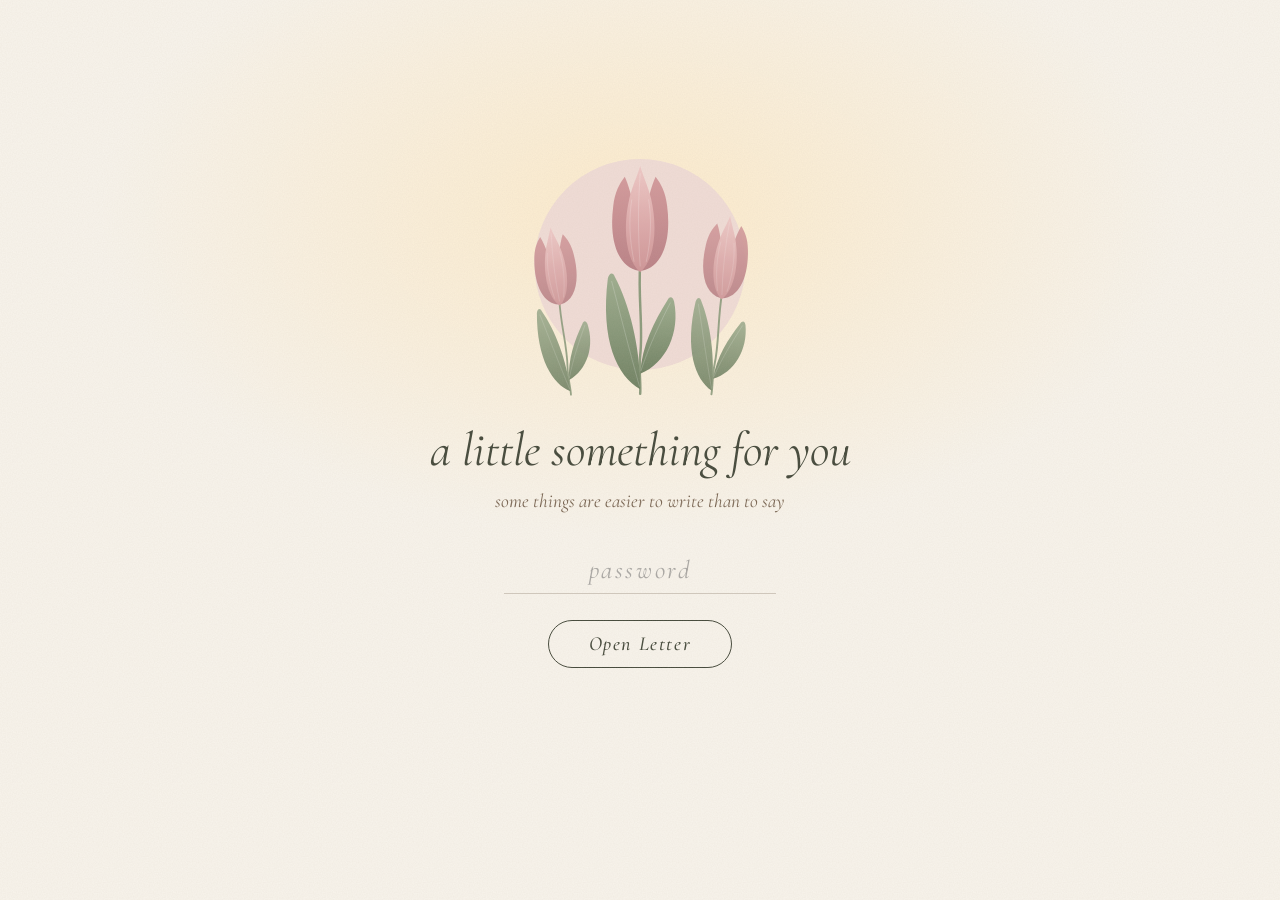
<file: index.html>
<!DOCTYPE html>
<html lang="id"><head><meta charset="utf-8">
<meta name="viewport" content="width=device-width, initial-scale=1, viewport-fit=cover">
<title>Somewhere, Somehow</title>
<meta name="robots" content="noindex,nofollow"><meta name="description" content="a little something for you"><meta property="og:title" content="Somewhere, Somehow"><meta property="og:description" content="a little something for you"><meta property="og:type" content="website"><meta property="og:url" content="https://ucup81.github.io/somewhere-somehow/"><meta property="og:image" content="https://ucup81.github.io/somewhere-somehow/og.png"><meta property="og:image:width" content="1200"><meta property="og:image:height" content="630"><meta name="twitter:card" content="summary_large_image">
<meta name="theme-color" content="#F8F4EC" media="(prefers-color-scheme: light)"><meta name="theme-color" content="#1d211a" media="(prefers-color-scheme: dark)">
<link rel="icon" href="data:image/svg+xml,%3Csvg xmlns='http://www.w3.org/2000/svg' viewBox='0 0 32 32'%3E%3Cpath d='M16 20v10' stroke='%238A9A7B' stroke-width='2' fill='none'/%3E%3Cpath d='M16 21C9 21 8 13 9 6l4 4 3-5 3 5 4-4c1 7 0 15-7 15z' fill='%23D9A3A4'/%3E%3C/svg%3E">
<link rel="preconnect" href="https://fonts.googleapis.com"><link rel="preconnect" href="https://fonts.gstatic.com" crossorigin>
<link href="https://fonts.googleapis.com/css2?family=Allura&family=Cormorant+Garamond:ital,wght@0,400;0,500;0,600;1,300;1,400;1,500&display=swap" rel="stylesheet">
<style>
:root{--bg:#F8F4EC;--paper:#FCF9F3;--ink:#414638;--rose:#C98F91;--rt:#B0757A;--pink:#D9A3A4;--sage:#8A9A7B;--brown:#76624F;--blush:#F0DCD6;--line:rgba(118,98,79,.3);--glow:rgba(255,232,190,.7);--grain:.26;--serif:'Cormorant Garamond','Iowan Old Style',Palatino,Georgia,serif;--script:Allura,'Snell Roundhand','Apple Chancery',cursive;box-sizing:border-box;padding-top:env(safe-area-inset-top,0px);padding-bottom:env(safe-area-inset-bottom,0px)}
@media(prefers-color-scheme:dark){:root:not([data-theme=light]){--bg:#1d211a;--paper:#222720;--ink:#EDE6D8;--rt:#D9A3A4;--brown:#BBA894;--blush:#2d302a;--line:rgba(237,230,216,.24);--glow:rgba(201,143,145,.18);--grain:.07}}
:root[data-theme=dark]{--bg:#1d211a;--paper:#222720;--ink:#EDE6D8;--rt:#D9A3A4;--brown:#BBA894;--blush:#2d302a;--line:rgba(237,230,216,.24);--glow:rgba(201,143,145,.18);--grain:.07}
*,*::before,*::after{box-sizing:border-box}
html{scroll-behavior:smooth;scroll-padding-top:env(safe-area-inset-top,0px);-webkit-text-size-adjust:100%}
body{margin:0;background:var(--bg);color:var(--ink);font:500 1.2rem/1.7 var(--serif);overflow-x:hidden;-webkit-tap-highlight-color:transparent}
body.locked{overflow:hidden}
body::before{content:"";position:fixed;inset:0;z-index:60;pointer-events:none;opacity:var(--grain);background:url("data:image/svg+xml,%3Csvg xmlns='http://www.w3.org/2000/svg' width='160' height='160'%3E%3Cfilter id='n'%3E%3CfeTurbulence type='fractalNoise' baseFrequency='.8' numOctaves='2' stitchTiles='stitch'/%3E%3CfeColorMatrix values='0 0 0 0 .55 0 0 0 0 .46 0 0 0 0 .38 0 0 0 .55 0'/%3E%3C/filter%3E%3Crect width='160' height='160' filter='url(%23n)'/%3E%3C/svg%3E")}
:focus-visible{outline:2px solid var(--rt);outline-offset:4px}
main[hidden]{display:none}main{opacity:0;transition:opacity 1.8s ease}main.open{opacity:1}
/* tulip */
.tulip{display:block;overflow:visible;aspect-ratio:3/8;height:auto;transform-origin:50% 100%;animation:sway 9s ease-in-out infinite alternate}
.tulip .stem{fill:none;stroke:var(--sage);stroke-width:3.2;stroke-linecap:round;stroke-dasharray:1;stroke-dashoffset:1;transition:stroke-dashoffset 3.6s cubic-bezier(.3,.6,.2,1) var(--d,0s)}
.tulip .leaf{transform-box:fill-box;transform-origin:50% 100%;transform:scale(.2,0);opacity:0;transition:transform 3s cubic-bezier(.3,.6,.2,1) calc(var(--d,0s) + 1.3s),opacity 2s ease calc(var(--d,0s) + 1.3s)}
.tulip .bloom{transform-box:fill-box;transform-origin:50% 100%;transform:scale(.5);opacity:0;transition:transform 3.2s ease calc(var(--d,0s) + 2.6s),opacity 2.4s ease calc(var(--d,0s) + 2.6s)}
.tulip .pl,.tulip .pr{transform-box:fill-box;transition:transform 3.6s ease calc(var(--d,0s) + 3s)}
.tulip .pl{transform-origin:100% 100%;transform:rotate(14deg)}.tulip .pr{transform-origin:0 100%;transform:rotate(-14deg)}
.tulip .vn{fill:none;stroke:#fff;stroke-opacity:.38;stroke-width:.7;stroke-linecap:round}
.tulip.on .stem{stroke-dashoffset:0}.tulip.on .leaf,.tulip.on .bloom{transform:none;opacity:1}.tulip.on .pl,.tulip.on .pr{transform:none}
@keyframes sway{from{rotate:-1deg}to{rotate:1.4deg}}
.mini{width:18px}
.cluster{--w:min(60vw,300px);position:relative;width:var(--w);height:calc(var(--w)*1.12);flex:none}
.cluster::before{content:"";position:absolute;left:50%;top:4%;width:96%;aspect-ratio:1;translate:-50% 0;border-radius:50%;background:var(--blush)}
.cluster .tulip{position:absolute;bottom:0}.cluster .a{left:29%;width:42%}.cluster .b{left:3%;width:31%;transform:rotate(-7deg);opacity:.9}.cluster .c{right:1%;width:33%;transform:rotate(6deg);opacity:.9}
.petals{position:absolute;inset:0;overflow:hidden;pointer-events:none}
.pt{position:absolute;top:-6%;width:10px;height:14px;border-radius:80% 0 80% 0;background:var(--pink);opacity:0;scale:var(--s);animation:fall var(--dur) linear var(--del) infinite}
@keyframes fall{0%{transform:translate(0,0) rotate(0);opacity:0}12%{opacity:.45}88%{opacity:.25}100%{transform:translate(var(--x),112vh) rotate(380deg);opacity:0}}
/* reveal */
.js .rv{opacity:0;transform:translateY(10px);transition:opacity 1.2s ease,transform 1.2s ease;transition-delay:calc(var(--i,0)*.28s)}
.js .rv.in{opacity:1;transform:none}
.js .rv.slow{transform:none;transition-duration:3.6s}
/* gate */
#gate{position:fixed;inset:0;z-index:50;display:flex;flex-direction:column;align-items:center;justify-content:center;text-align:center;padding:max(1.5rem,env(safe-area-inset-top)) 1.5rem max(1.5rem,env(safe-area-inset-bottom));background:var(--bg);overflow:hidden;transition:opacity 1.7s ease,transform 1.7s ease}
#gate::before{content:"";position:absolute;inset:-15%;background:radial-gradient(45% 38% at 50% 30%,var(--glow),transparent 72%);animation:drift 14s ease-in-out infinite alternate;pointer-events:none}
@keyframes drift{from{transform:translate(-4%,0);opacity:.9}to{transform:translate(4%,6%);opacity:.4}}
#gate.out{opacity:0;transform:scale(1.03);pointer-events:none}
#gate>*{position:relative}
#gt{--w:min(54vw,220px);margin-bottom:1.8rem}
#gate h1{margin:0;font:italic 400 clamp(2.1rem,9vw,3rem)/1.1 var(--serif)}
#gate p.s{margin:.6rem 0 1.9rem;font:italic 400 1.2rem/1.5 var(--serif);color:var(--brown)}
.fld{position:relative;width:min(78vw,17rem)}
.fld::after{content:"";position:absolute;left:0;right:0;bottom:0;height:1px;background:var(--rt);transform:scaleX(0);transition:transform .8s cubic-bezier(.3,.6,.2,1)}.fld:focus-within::after{transform:scaleX(1)}
#pw{width:100%;text-align:center;background:none;border:0;border-bottom:1px solid var(--line);border-radius:0;color:var(--ink);font:500 1.6rem var(--serif);letter-spacing:.5em;padding:.5rem 0;outline:0}
#pw::placeholder{letter-spacing:.1em;font-style:italic;font-weight:400;opacity:.6}
.shake{animation:shk .5s}@keyframes shk{20%,60%{transform:translateX(-6px)}40%,80%{transform:translateX(6px)}}
#go{margin-top:1.6rem;min-height:48px;padding:0 2.5rem;border:1px solid var(--ink);background:transparent;color:var(--ink);border-radius:99px;font:italic 500 1.25rem var(--serif);letter-spacing:.08em;cursor:pointer;transition:background .8s,color .8s,letter-spacing .8s,transform .2s}
#go:hover{background:var(--ink);color:var(--bg);letter-spacing:.13em}#go:active{transform:scale(.97)}
#err{min-height:4.2rem;margin:1rem 0 0;font:italic 500 1.15rem var(--serif);color:var(--rt);opacity:0;transition:opacity 1s}#err.show{opacity:1}#err .hint{display:block;margin-top:.45rem;font-size:1.05rem;color:var(--brown)}
/* hero */
.hero{position:relative;min-height:100vh;min-height:100svh;display:flex;flex-direction:column;align-items:center;justify-content:center;gap:1.8rem;padding:4.5rem 1.8rem 3.5rem;text-align:center;overflow:hidden;background:radial-gradient(60% 40% at 80% 6%,var(--glow),transparent 72%)}
.frame{position:absolute;inset:max(12px,2.2vw);border:1px solid var(--line);pointer-events:none}.frame::after{content:"";position:absolute;inset:6px;border:1px solid var(--line);opacity:.5}
.ht{position:relative;max-width:34rem}
.eb{margin:0 0 1.2rem;font:500 .74rem/1 var(--serif);letter-spacing:.32em;text-transform:uppercase;color:var(--brown)}
h1.t{margin:0;font:italic 300 clamp(2.9rem,13vw,6.6rem)/.95 var(--serif);letter-spacing:-.015em}
h1.t span{display:block}h1.t span+span{padding-left:.5em;color:var(--rt)}
.hr{width:4.5rem;height:1px;margin:1.6rem auto;border:0;background:var(--sage)}
.sub{margin:0;font:italic 400 clamp(1.2rem,4.6vw,1.5rem)/1.45 var(--serif);color:var(--brown)}
.cue{display:inline-flex;gap:.5rem;margin-top:1.6rem;padding:.9rem 1.2rem;color:var(--ink);text-decoration:none;font:italic 500 1.15rem var(--serif);letter-spacing:.08em;transition:color .6s}.cue:hover{color:var(--rt)}
.cue i{font-style:normal;animation:bob 3.2s ease-in-out infinite}@keyframes bob{50%{transform:translateY(4px)}}
/* letter */
.letter{position:relative;padding:16vh 1.6rem 12vh}
.sheet{max-width:40rem;margin:0 auto}
.op{display:flex;justify-content:center;margin:0 0 3.2rem}
.pg{margin-bottom:clamp(4.5rem,12vh,7rem)}
.pg p{margin:0 0 1.5em;font-size:clamp(1.3rem,1.2rem + .5vw,1.5rem);line-height:1.72;text-wrap:pretty;overflow-wrap:break-word}
.fo{display:flex;align-items:center;gap:1rem;margin:2.8rem 0 0;font:italic 500 1.05rem var(--serif);color:var(--brown)}
.fo::before,.fo::after{content:"";flex:1;height:1px;background:var(--line)}
.mg{display:none}
/* end */
.end{min-height:100vh;display:flex;flex-direction:column;align-items:center;justify-content:center;text-align:center;gap:2.4rem;padding:30vh 1.5rem 16vh;background:linear-gradient(var(--bg),color-mix(in srgb,var(--sage) 10%,var(--bg)))}
.sig{margin:0;font:400 clamp(2.9rem,14vw,6.4rem)/1.2 var(--script);color:var(--rt);text-wrap:balance}.sig span{display:block}
.dv{width:140px;height:20px;overflow:visible}
.big{width:min(44vw,180px)}.ground{width:130px;height:10px;margin-top:-2rem;background:radial-gradient(closest-side,var(--line),transparent)}
.end small{font:italic 500 1.05rem var(--serif);letter-spacing:.3em;color:var(--brown)}
/* ui */
#pg{position:fixed;top:env(safe-area-inset-top,0px);left:0;right:0;height:2px;background:var(--rt);transform:scaleX(0);transform-origin:0 50%;z-index:40}
#mu{position:fixed;right:max(14px,env(safe-area-inset-right));bottom:max(14px,env(safe-area-inset-bottom));z-index:45;display:flex;flex-direction:column;align-items:flex-end;gap:.45rem}#mu[hidden]{display:none}
#np{font:italic 500 .95rem var(--serif);color:var(--brown);background:var(--bg);padding:.1rem .6rem;opacity:0;transition:opacity 1.2s}#mu.on #np{opacity:1}
#music{display:flex;align-items:center;gap:.7rem;min-height:44px;padding:0 1.2rem;border:1px solid var(--line);border-radius:99px;background:var(--bg);color:var(--brown);font:italic 500 1.05rem var(--serif);cursor:pointer;transition:border-color .6s,color .6s,transform .2s}
#music:hover,#music[aria-checked=true]{border-color:var(--rt);color:var(--rt)}#music:active{transform:scale(.97)}#music:disabled{opacity:.6;cursor:default}
.sw{position:relative;flex:none;width:36px;height:20px;border:1px solid var(--line);border-radius:99px;transition:border-color .5s}
.sw i{position:absolute;top:2px;left:2px;width:14px;height:14px;border-radius:50%;background:var(--brown);transition:transform .45s cubic-bezier(.3,.6,.2,1),background .45s}
#music[aria-checked=true] .sw{border-color:var(--rt)}#music[aria-checked=true] .sw i{transform:translateX(16px);background:var(--rt)}
main>section{position:relative;z-index:1}
#ly{position:fixed;inset:0;z-index:0;display:flex;align-items:center;justify-content:center;padding:0 8vw;pointer-events:none;text-align:center;opacity:0;transition:opacity 1.6s ease}
#ly.show{opacity:1}
#ly p{position:absolute;margin:0;max-width:86vw;font:400 clamp(2.4rem,9vw,5.5rem)/1.2 var(--script);color:var(--rt);opacity:0;transition:opacity 1.6s ease;text-wrap:balance}
#ly p.on{opacity:.13}
.mb{display:flex;flex-direction:column;align-items:center;gap:.9rem;width:min(100%,26rem);margin-top:.6rem}.mb[hidden]{display:none}
.ml{background:none;border:0;border-bottom:1px solid var(--line);color:var(--brown);font:italic 500 1.1rem var(--serif);letter-spacing:.1em;padding:.6rem .4rem;cursor:pointer;transition:color .6s,border-color .6s}.ml:hover{color:var(--rt);border-color:var(--rt)}
#mf{width:100%;display:flex;flex-direction:column;align-items:center;gap:.9rem}#mf[hidden]{display:none}
#mm{width:100%;min-height:9rem;resize:vertical;padding:1rem;background:var(--paper);border:1px solid var(--line);border-radius:2px;color:var(--ink);font:500 1.2rem/1.6 var(--serif);outline:0;transition:border-color .6s}#mm:focus{border-color:var(--rt)}#mm::placeholder{font-style:italic;opacity:.6}
#ms{min-height:46px;padding:0 2rem;border:1px solid var(--ink);background:transparent;color:var(--ink);border-radius:99px;font:italic 500 1.15rem var(--serif);cursor:pointer;transition:background .8s,color .8s,transform .2s}#ms:hover{background:var(--ink);color:var(--bg)}#ms:active{transform:scale(.97)}#ms:disabled{opacity:.5;cursor:default}
#mt{margin:0;min-height:1.5em;font:italic 500 1.05rem var(--serif);color:var(--rt)}
.sr{position:absolute;width:1px;height:1px;overflow:hidden;clip:rect(0 0 0 0);white-space:nowrap}
@media(min-width:900px){
.hero{flex-direction:row-reverse;justify-content:center;gap:8vw;text-align:left;padding-left:9vw}.cluster{--w:min(34vw,440px)}.hr{margin-left:0}h1.t span+span{padding-left:1.1em}
.letter{display:grid;grid-template-columns:1fr minmax(0,40rem) 1.2fr;padding-inline:4vw}
.sheet{grid-column:2;grid-row:1;background:var(--paper);border:1px solid var(--line);padding:5.5rem 4.5rem 4rem;box-shadow:0 36px 60px -44px rgba(65,70,56,.4)}
.mg{display:block;grid-column:1;grid-row:1;position:sticky;top:34vh;align-self:start;justify-self:end;margin-right:2.5rem;writing-mode:vertical-rl;font:italic 400 1rem var(--serif);letter-spacing:.4em;color:var(--brown);opacity:.8}}
#fin{position:relative}
.lp{position:absolute;left:50%;top:27%;width:10px;height:14px;margin-left:-5px;border-radius:80% 0 80% 0;background:var(--pink);opacity:0}
#fin.go .lp{animation:lp 9s cubic-bezier(.4,.1,.5,1) 6.5s forwards}
@keyframes lp{0%{opacity:0;top:27%;left:50%;transform:rotate(0)}8%{opacity:.85}30%{top:50%;left:55%;transform:rotate(70deg)}55%{top:72%;left:45%;transform:rotate(150deg)}80%{top:88%;left:56%;transform:rotate(250deg)}100%{opacity:.85;top:98%;left:58%;transform:rotate(300deg)}}
@media(prefers-reduced-motion:reduce){#fin.go .lp{opacity:.85;top:98%;left:58%;transform:rotate(300deg)}*,*::before,*::after{animation:none!important;transition:none!important}html{scroll-behavior:auto}.js .rv{opacity:1!important;transform:none!important}.pt{display:none}}
</style></head>
<body class="locked">
<svg width="0" height="0" style="position:absolute" aria-hidden="true"><defs>
<linearGradient id="gc" x1="0" y1="0" x2="0" y2="1"><stop offset="0" stop-color="#EFC9C7"/><stop offset=".55" stop-color="#DDA9AA"/><stop offset="1" stop-color="#CE9496"/></linearGradient>
<linearGradient id="gs" x1="0" y1="0" x2="0" y2="1"><stop offset="0" stop-color="#D3999B"/><stop offset="1" stop-color="#B98085"/></linearGradient>
<linearGradient id="gl" x1="0" y1="0" x2="0" y2="1"><stop offset="0" stop-color="#9DAD8E"/><stop offset="1" stop-color="#6E8061"/></linearGradient></defs></svg>

<div id="gate" role="dialog" aria-label="Password">
<div class="petals" id="gp"></div>
<div class="cluster" id="gt"></div>
<h1>a little something for you</h1>
<p class="s">some things are easier to write than to say</p>
<div class="fld"><input id="pw" type="password" inputmode="numeric" autocomplete="off" maxlength="24" placeholder="password" aria-label="Password" aria-describedby="err"></div>
<button id="go" type="button">Open Letter</button>
<p id="err" role="alert"></p>
<noscript><p class="s">this letter needs JavaScript to open.</p></noscript>
</div>

<main hidden>
<div id="pg"></div>
<div id="ly" aria-hidden="true"><p id="ly1"></p><p id="ly2"></p></div>
<section class="hero" id="hero">
<div class="petals" id="hp"></div><div class="frame"></div>
<div class="cluster" id="cl"></div>
<div class="ht">
<p class="eb rv" style="--i:0">a personal letter</p>
<h1 class="t rv" style="--i:1"><span>Somewhere,</span> <span>Somehow</span></h1>
<hr class="hr rv" style="--i:2">
<p class="sub rv" style="--i:3">a letter for someone i still remember</p>
<a class="cue rv" style="--i:4" href="#letter">read the letter <i aria-hidden="true">↓</i></a>
</div>
</section>
<section class="letter" id="letter">
<div class="mg" aria-hidden="true">a personal letter</div>
<article class="sheet" id="sheet"></article>
</section>
<section class="end" id="end">
<p class="sig rv slow"></p>
<svg class="dv rv" viewBox="0 0 160 20" fill="none" stroke="var(--sage)" stroke-width="1" aria-hidden="true"><path d="M0 10H62M98 10H160"/><path d="M80 10C74 2 66 2 64 10 70 16 76 16 80 10ZM80 10C86 2 94 2 96 10 90 16 84 16 80 10Z" fill="var(--sage)" fill-opacity=".25"/></svg>
<div id="fin"></div><div class="ground"></div>
<small class="rv">end of letter</small>
<div class="mb rv" id="mb" hidden>
<svg class="env" viewBox="0 0 48 34" width="44" height="31" fill="none" stroke="var(--sage)" stroke-width="1.2" stroke-linejoin="round" aria-hidden="true"><rect x="2" y="3" width="44" height="28" rx="2"/><path d="M3 5l21 15L45 5"/></svg>
<button class="ml" id="mbtn" type="button" aria-expanded="false" aria-controls="mf">leave a message here</button>
<form id="mf" hidden>
<label class="sr" for="mm">your message</label>
<textarea id="mm" maxlength="2000" rows="5" placeholder="write here if you'd like to."></textarea>
<input type="checkbox" id="bc" class="sr" tabindex="-1" autocomplete="off" aria-hidden="true">
<button type="submit" id="ms">send</button>
<p id="mt" role="status" aria-live="polite"></p>
</form></div>
</section>
</main>
<div id="mu" hidden><span id="np" aria-hidden="true">Futile Devices (Doveman Remix)</span><button id="music" type="button" role="switch" aria-checked="false" aria-label="Music"><span class="sw" aria-hidden="true"><i></i></span><span id="ml">music off</span></button></div>
<audio id="song" preload="none" loop hidden aria-hidden="true"></audio>

<script src="config.js"></script>
<script>
document.documentElement.classList.add('js');
const $=s=>document.querySelector(s),RM=matchMedia('(prefers-reduced-motion:reduce)').matches;
const T=(c='',d=0)=>`<svg class="tulip ${c}" style="--d:${d}s" viewBox="0 0 120 320" aria-hidden="true"><path class="stem" pathLength="1" d="M60 150C57 192 64 232 60 268 58 288 61 304 60 318"/><g class="leaf"><path fill="url(#gl)" d="M60 312C30 296 8 248 18 168 20 160 25 160 27 166 46 202 60 256 60 312Z"/><path class="vn" d="M59 308C46 262 34 214 23 172"/></g><g class="leaf"><path fill="url(#gl)" d="M60 292C94 278 112 238 104 198 102 191 98 191 95 197 78 224 62 256 60 292Z"/><path class="vn" d="M61 288C72 254 86 226 99 200"/></g><g class="bloom"><path fill="#B9777B" fill-opacity=".45" d="M60 160C48 132 50 92 60 50 70 92 72 132 60 160Z"/><path class="pl" fill="url(#gs)" d="M58 158C32 154 19 120 25 74 27 56 33 45 40 36 50 58 58 98 58 158Z"/><path class="pr" fill="url(#gs)" d="M62 158C88 154 101 120 95 74 93 56 87 45 80 36 70 58 62 98 62 158Z"/><path fill="url(#gc)" d="M60 160C41 144 37 102 46 64 50 48 56 36 60 22 64 36 70 48 74 64 83 102 79 144 60 160Z"/><path class="vn" d="M60 152C57 112 57 72 60 32M52 146C46 118 45 92 49 66M68 146C74 118 75 92 71 66"/></g></svg>`;
const CL=d=>T('a',d)+T('b',d+.8)+T('c',d+.4);
const ENC={"s": "qnxYNa9I+K7hgFBUUwrH6w==", "i": "6agI2aLVfvGwOZfj", "c": "3bsmkxr9kNcF5H3sH2xqEYpUrY45BxgYZ77o6Odr2gvPRaTMEVvr7ryrVmnoeCaxXjzDu1LzAFF0I7ONxwVFRl24s6xa/1ibFGzzqPUk0KNwwJJAbE172SuGyojByWQhT6cm7gX/uFvxNzy7sYTWmmgGk4gURayaNGQhxTfxkGg6bmagBbY0BMLs/zC9u6wgr4jpyO/edQAbos3Z7T28ojbqjaUWZhCYiFav0rvmMRd/2S+Up/EIwxXG3hgSmTSd8TU/GsZloz+FTzX7r5+bB8z+LhfKBXphHehArHJvAMDe5IroCP7QF7yVox+h+R4YjtJ392VJp3nR8Yjx7RS+BO1+4vXNoDhAgDVhsomL70N1oyxpnZCHHpWyKIcxlTtjvab+p66qokUNc0D54ezBycdHDPN2U1kHYEP+7d+sJZwZgQI0S2OA0j9gRpLHzahTzXQ/Wt5ZZduGmMok/mBANq1Dk5uguQiBqgydZAD0XWGD/TVTmkiOTHVl0hfr/ulVbSf86LIU7xJpNL4bMGRxnenuhm7KS7h2BYKCg+QBnk0GuX640TkY3ubjrM1rLlTUaoVXpuQcaArXJgurs3p7uoyD8r5lQY7X8UF3iBzOk5evxMNSC1AF42O5ViAubCoqpzX0v1mzAAWvsN6ESxmlGWcUC/8Tlww8rWs85Ch+mUHfXoE7NVAf++6p0Pbm7RR78W6CRBZnQvmTJT3ObNesdrxetAdhmOhTWrjrw3bgxw5T14cjYaAGEU9wy3ONmX4GO9De1gWnIRJasbbec8RQgensjjnCte8KVD5bf4Yv/bZDXQ/AeGQypTVg0zUq+zZ5LVW7I7n1gezfaupnt/x7bXzUCp7avgZ9BBaxgsPOZXAkqFwOmxMQ8hR0dAeqfdPojoNoaEIf2y+VJ+FJ7O8qg+GGp+XMkvdwkGi0j42khX+EprkYChIlDVXsb8qNL9m1PpZhf+0I53CD70BXJFSyV1pWp2sAYjx35EEXHyfbolB6iutRh/LRrD0TBP1AZ4YLEK8CgA6Mf/97oFm0hIq+xMJDz6Vzyjt3BwMXgcvgtSnBtgYsQkw8mp11Q5xPiYBxG2jIZlZYXzskL6Vrkl2oa1apFWR0J0Aw7sbYqTMr9wmejJuF6CGGrh2Aq4N0/5ie8o6xLBRvRR8NR28wupOrd/X61FGGAoCEjbzFNpJWnK2rtCxIuf2N9YFXBZf8/XEdHW9/tDYiFrWLuEW/JeDyw140UK0Oruvn/OYeKgMvBLwmW8okIhSM0LdP0prSQcNfIpoPKY8fTQZ7TlWXjnTVPqeiHyYXMXmBGOgfQSHwp+Wsn/r6Jj5d5CwzdU9APscUJJZyhZG8VFD3kGGh2+7g46lNrAERI4xPLzYfrrU7hW+OU4wtUXqHnJSckl3Rneh0dJzzla4PNndn2gSs7HJ9vvPbm63JxiTz1zW9p7+sg3/c84dlm5fu21mhftENvLnCUXgYZtayEAkHN9RZqKUKUyoNVX9sp3DWMbqxkHSG+GlSH32AKe6i+KqictoHSCxmsXxZaRyzvQd7X6UigjjXBkJEnEOVATecpGDvdtew2hoTSqTtv0I9J/SarXGnwTpM70q98+JPKR/[base64]/[base64]/Pk2tjEmcjVGZiyNqv8LhtjVVOa1kxzdNhRcQO3mPLIu3UtwxcooS5VSvYQL/ccLC86oTwhHIuGdX13otz0TlVNVx3VnXG4scewjy+nqwjfyyoE59mJX6c/5N8v3LTahXAETJpObonoQZD/3ro+cWXnmLPke/S8UJROvjESulaRJ9KftUd5VRpT5Hei+cds5wLc7NCcshKA0jDkqj2ZCReqy7i3PKPubRbGmIHZL75Tpj4lIrbX3P5XnBE69eGPamBzMTuSP42+lo40FtKre9hJmW/a2RbXZPvUpq3ZIogzR6rrHkBIUFhpVNEJedZlHIOrndGuF5yFqrTu0Qv6UtQzkLgxdvi2yBYlBa04j+6FrBY2XQ2puffFytM6nFLDJzk1Oi6ImdLNC54OJAPOfFlxtgYtRj+hH/pK8MWvzYMkmoaOpmZfbrPYMLLcisCIbdu1IAz3qEGQD7zU622lpxaNGD9mO9NHZZ+q0ZI6BLK+aI6dUiE8sU5eJvlxvCTLlMNwaGVqbRmqiiP0vO2bpPssaKFpkb0RXufNTOrurfSzEL/nCCltCgM4SIzAB1Yjv8qqKXqAn77xTMP5X2Ug5XXgT3VN9wMAtbDL5tnk6jPNMmTi3wBLVyFvInAAzuyKUJJvfwA2Y1mHylw0zAE1DjHhrumoVFN2GklmmA1iKJGC5JsOx9pxicFGMBuRryYnH/Dso3K0/i9pAy4ODPKWzXV4Yu1+JFR7/DPJZIsup40hvhORJ9jqRM1HVxSkWBEtV56uJV7BhNHbejAKdswk/RGJsGllV5zvcPjnV9aNCAbJNyk6lScoCa9/EfD27wEAfpWQ21yYG7KPk197LLPQxmIz9MdcI+EeJtwe4XS6trHMDgdmhiAchR57YPYKWkcx9LHEbijbAt6Vxixkgu3oA1fND+bMu4QzEifaAVIDQuTXLEWpG8c/kJ2fsNofHmSnPgNYTjctgHGuyEdcwwS+MrICVvWL0Fi/fiipPHGOCKRAH+I01NZJ7cQxWhe5jleG+v/oX6jf0fn/ORuRl/dylci6TsgrB/fmSC0dzg+NIllAMRcMXQLfwSCk1jQv3c5guxLniZeCyDxdFqFPqwOFG2OpTnMjqG1BM/qtjB40Fg2mgslmOC/mXJvjSflfGyWU5UzNuIWDkktkhAfBEl6i8uVNd3BKdZWLDuLVEj1YWX9qsh3Fa7XluJplxSb2GqkeSAvi10qv5rfNIzy2SvAaMQzMAly85/lYSyQhqtmv2X5+N3SHw3gAgFibXDzTgldNqZ1lWtTOvW8XS8FLivaTxmDhM2Q85oyk012aVzKOd6R4UT6H0/Lj7/SQwshyCJAAA90apOWWWfY81BnkaY3ISqWGXAKgeLqRWg3VEbqA/0Vj8SGOGd5gPy0FtAKxdYoCLc9W7idzMDCHY26nXMjuadSeWvhMvu7b0zJubHIFvClhZmbyZFiSXLFtlxNYdqITstt8VFIJ06OETBKup+y+Puej4xPV0GQ+bc41yfKSY2odQenKBIqlt67Edr7H86hGHhIHbw3xRv0pjNEcKi1m1P5jK03MLrx//gz7iZzpTQEWtDxYrredsva0mG5rFgKRmQydO0YG9jeZw3h3LU/CEYY1SiEfFsxGgwykHRtjs+rxOR7ba6IQgHyzPRDE7xmJYEVviZhBmo5QBPMOYMr16DsUEKdFUfoRkJN876R5Qwqu6JaSilaKwX4g2Bg6cnGLkIT2rUf30QEMfrFjGytKEPIf6/RunBFAA57L5KAlNPVMZo3G2+AgulsOuQFSEysvEEL14+bljd3aA4govriSjmit19+g1pRMp8K1Q7+mOHaC7UtEj3TwkaEkXs3HahgvZQE8HHaPkNYEMMviGq6yDlH+7v8UFln1L+rHyMlx6mWr4LFVhYXPqK1dtTTAP9gP2qWLHxhad9EX9IEx1oCG9dsqQx/MBiNsH4zdDSLzHsc33Nif2nq2HyjJr3JcFJ/NTn0XmuhxHpTAKufvjHrP86d4Qhgd23jeBJYKbFCuQB2N+9Ootw91msS06lcbhAqh0ndq+fLYFbKbxYO3qvotndvm9by9UZfIuJRAP51wl2/U56HKxlojGz88ElbnFBEmw/iywLz25TODSw9iFTpaoKZ31o0w81PQr/yBS1WSXxJK+Vc2oUk164ZBhWsWX5mwj1fVCYGD0lw/Q1KzhoXvbUoj3VPS+ed8pT7qreIwV/[base64]/usDE1L4sXl8O3KFG/5NRonhEulXwxPdWU883v8/PAYAL2zR67oaqGWWEez1Sa46NuDIxUNuvqnoLOcdt56wIJ6Qvr4ZPWODR4PsxYwcw5gcavsTgNdhm7qsagboAGU2ZsDK7vaf7X//8M1murYU+TJGBi483ToEhySh3STkEvUGRdYA4MSrP5BoJJzz24i/hCxbozACpACA4zgJJkU7Ze1Bb+RLVUe49qYlxYGRLEaYIupdG7tYgeFwPL2SNU7EZvQgQ4C/D2vqFAYKJj3ChIDudvWdlfb1V/wkEyCFhMNgjVOXFNMneBrpTTt3sZ0rhAImaFM1EPSOL30kqWp4xmP7KWxaK6W0PHAGRJZkA62IZ9kw+DTcTAjE5mov3lIXsteUSUAs1cwIvds4UjLUeMZLqE7ZpSDIZmH1D+SSAYz6uqowsg8nb/nHiYtQc+TpBSQuMMCOOyK4N50oUSlsJABGkhsws7v2PPSiIRJqoot5/9bNa7MlsSH4o9o5bnipp+jtbpqZ1aZw1heqPhCYz9KLlQxNaMLMDEp61iGBd9WDkxPmbsmWhvkIi3GraqTaoqtp76aUcrrqK8REfSMz0CV1xfmGVaVQyxHPVU/CPeuzuHnW4rt4Ptmtukkeo+RG6gLjSJCn7nVJjnFTBvz0Sb+gjszZ2m4fTS5uggkVhN2VzQoj56yr1ZsBcFKS2sgOC8PhpF/PK07Zg2D5bddInWfH+qp8vwYfoKY+3irGDYd6V6vbbF5uQv6dFoXIdlYHCJzXL5aGB1r1vc+yPMKWzEq7QtA2woLHTNMJ5b8NvEVdfLqkHoC/N5TpIwUGnNLQdg1NDN6mLV+h5L6A+I6Cj2O4u1apnjTU5fdylKrGBXtFwxJ7uUz5vszabcjeRhxixFqHbYff+8j8rg4aBKVCOBNdjejmZgrfpAg7r2nKd/MLHELXx/SG4W2cfP5GGrOswTsKAepI4sgQy7Cxu3UFT3G6Q3qXlh525JOrMCkKgOOLX1/qK2u45mLS+dxu22NQhajNYE1W5zmHb+8sw/a1X8VoyIv5DyyleKRP8ZIFyOhqfcF5yjlEgkJWKyw1KiEiiFBvLvSXQxw1iBtiB2IaKvLBq2XE7XpYcSb6EIlQ3zBDO4edR3YpUDAUjxYxvIzkmlVCF6apeIe2+S26welhPAVvszHDoy3ZHIAbI5d7/r+YpliOFztS+Xu2IRXYjmO0frLVHxbtUEq5sSRI/O0t4hpNsoX5qQAsxNw4t24b2EQ4oannh/TAQeonXr9fvAM3fFNzB7AdaVkkBVBCSMxmqJ87GkcA1WuWCjeV+1bXr0sAt0RoVPyZunF48XH+/sGoqYJbu0oA841WOnSN8F1QKZUwFh8/yMY8IXdn8Vs/4Zr7XaHucP0pFGponwU9QCilk12Qj4um7K7lS6wKx3A+DMQnrXvRA/YdiPMKbo3o1HS/HIe65wu6yxDlzwFvRTJgzPp00je0As2qu9S6mdYX4XZ6Xy0Hr0aq47mgfjfdCIFKmzKtMyRPn/Cegeg4QpcKYklvj7fRvoYzX8nbo1pawG1eRjFLPQT3cLwHjrNxAn+23msY0gaSe8ikc8y0ZpwtC41FXnEp81SRclw+3r7xr/AfcwxCgafakbvrOkYPoCMEmW1zMlxtBMyjnuVX6xvUn2iqOiEXSL1FabK0MBttvcJlYiN1K2isd9FSBVUwUZBd+SysSPVPndLZ0g75D0nhIwhzcuTfznc16kaybUcvQ1jiXyFiWoMj72CvMibttWP/OOQWrmp6Aigh4uDyoCU2TqEri8hVrcFALSqjWcSIFwanxdDoW9RqbkZXt3EQlp0SYtqxdGjWSKV74Saqkb2W8EDmfCuCut2Qy64hQMhc5RG9o2vxx+523i5QsqGgm8Z+S6qxG8HjEN/EfVxYBPlzMm8CkdXayfyAHhXE+49xw9lD/+hhC/zk1rZLhQ==", "n": 250000};
let L=[];
const PAGES=[[0,1,2,3],[4,5,6,7,8],[9,10,11],[12,13,14,15],[16,17,18,19]];
function petals(el,n){for(let i=0;i<n;i++){const s=document.createElement('i');s.className='pt';s.style.cssText=`left:${8+Math.random()*84}%;--s:${.7+Math.random()*.7};--dur:${22+Math.random()*14}s;--del:${-Math.random()*30}s;--x:${Math.random()*70-35}px`;el.appendChild(s)}}
function build(){const s=$('#sheet');s.insertAdjacentHTML('beforeend',`<div class="op rv">${T('mini on')}</div>`);
PAGES.forEach((g,n)=>{const pg=document.createElement('section');pg.className='pg';pg.setAttribute('aria-label','page '+(n+1));
g.forEach(i=>{const p=document.createElement('p');p.className='rv';p.textContent=L[i];pg.appendChild(p)});
pg.insertAdjacentHTML('beforeend',`<div class="fo rv" aria-hidden="true">${n+1}</div>`);s.appendChild(pg)})}
let io,go;
function observe(){const rv=[...document.querySelectorAll('.rv:not(.in)')],gw=[...document.querySelectorAll('.gw:not(.on)')];
if(RM||!('IntersectionObserver'in window)){rv.forEach(e=>e.classList.add('in'));gw.forEach(e=>{e.classList.add('on');e.parentElement.classList.add('go')});return}
io=new IntersectionObserver(es=>es.forEach(e=>{if(e.isIntersecting){e.target.classList.add('in');io.unobserve(e.target)}}),{threshold:.2,rootMargin:'0px 0px -4% 0px'});rv.forEach(e=>io.observe(e));
go=new IntersectionObserver(es=>es.forEach(e=>{if(e.isIntersecting){e.target.classList.add('on');e.target.parentElement.classList.add('go');go.unobserve(e.target)}}),{threshold:.6});gw.forEach(e=>go.observe(e))}
const gate=$('#gate'),pw=$('#pw'),err=$('#err');let opening=false;
$('#gt').innerHTML=CL(.1);$('#cl').innerHTML=CL(.3);$('#fin').innerHTML=T('big gw',.3)+'<i class="lp" aria-hidden="true"></i>';
petals($('#gp'),3);petals($('#hp'),4);
requestAnimationFrame(()=>setTimeout(()=>document.querySelectorAll('#gt .tulip').forEach(t=>t.classList.add('on')),200));
const goB=$('#go'),B64=s=>Uint8Array.from(atob(s),c=>c.charCodeAt(0));
async function dec(v){if(!(window.crypto&&crypto.subtle))throw new Error('nosubtle');
const km=await crypto.subtle.importKey('raw',new TextEncoder().encode(v),'PBKDF2',false,['deriveKey']);
const k=await crypto.subtle.deriveKey({name:'PBKDF2',salt:B64(ENC.s),iterations:ENC.n,hash:'SHA-256'},km,{name:'AES-GCM',length:256},false,['decrypt']);
return JSON.parse(new TextDecoder().decode(await crypto.subtle.decrypt({name:'AES-GCM',iv:B64(ENC.i)},k,B64(ENC.c))))}
async function tryOpen(){if(opening)return;opening=true;if(SONG&&AUTOPLAY)prime();const lb=goB.textContent;goB.textContent='opening…';let D=null,ns=false;
try{D=await dec(pw.value.trim())}catch(e){ns=!!(e&&e.message==='nosubtle')}
goB.textContent=lb;if(D)return unlock(D);opening=false;unprime();
err.textContent=ns?"this page has to be opened over https (for example from GitHub Pages).":"that isn't the one. try again.";
if(!ns){const hs=document.createElement('span');hs.className='hint';hs.textContent='the first time we met';err.append(hs)}
err.classList.add('show');
pw.classList.remove('shake');void pw.offsetWidth;pw.classList.add('shake');pw.select()}
function unlock(D){opening=true;if(SONG&&AUTOPLAY)startMusic();const m=$('main');err.classList.remove('show');L=D.p;build();
const sg=$('.sig');D.s.forEach((t,i)=>{if(i)sg.append(' ');const sp=document.createElement('span');sp.textContent=t;sg.append(sp)});m.hidden=false;scrollTo(0,0);
gate.classList.add('out');document.body.classList.remove('locked');if(SONG)$('#mu').hidden=false;
setTimeout(()=>{m.classList.add('open');document.querySelectorAll('#hero .tulip').forEach(t=>t.classList.add('on'));observe()},RM?0:300);
setTimeout(()=>gate.remove(),RM?0:1800)}
$('#go').addEventListener('click',tryOpen);
pw.addEventListener('keydown',e=>{if(e.key==='Enter'){e.preventDefault();tryOpen()}});
pw.addEventListener('input',()=>err.classList.remove('show'));
const pg=$('#pg');let tk=0;
function prog(){tk=0;const h=document.documentElement.scrollHeight-innerHeight;pg.style.transform=`scaleX(${h>0?Math.min(1,Math.max(0,scrollY/h)):0})`}
const req=()=>{if(!tk)tk=requestAnimationFrame(prog)};addEventListener('scroll',req,{passive:true});addEventListener('resize',req);
/* music: plays the local audio file only; starts only when the visitor presses the button */
const SONG='assets/audio/futile-devices-doveman-remix.mp3';
const mb=$('#music'),au=$('#song'),mu=$('#mu'),VMAX=.7,FADE=(au.volume=.5,au.volume===.5);
const ml=$('#ml'),lab=s=>{ml.textContent={on:'music on',off:'music off',load:'loading…',err:'music unavailable'}[s];mb.setAttribute('aria-checked',String(s==='on'))};
let fd,ct,busy=false;
const fade=(to,ms,done)=>{clearInterval(fd);if(!FADE){au.volume=1;return done&&done()}const s=au.volume,t0=performance.now();fd=setInterval(()=>{const k=Math.min(1,(performance.now()-t0)/ms);au.volume=s+(to-s)*k;if(k===1){clearInterval(fd);done&&done()}},50)};
const AUTOPLAY=true;   // true: the song starts when the letter opens (the switch turns it off). false: only starts when the switch is pressed.
let primed=false;
function prime(){if(primed||!setSrc())return;primed=true;au.muted=true;if(FADE)au.volume=VMAX;const p=au.play();if(p&&p.catch)p.catch(()=>{primed=false})}   // starts silently inside the tap, so phones allow it
function unprime(){if(!primed)return;primed=false;au.pause();au.muted=false;au.currentTime=0}
function startMusic(){au.muted=false;if(FADE)au.volume=0;const go=()=>fade(VMAX,2200);if(!au.paused){go();return}au.play().then(go).catch(()=>lab('off'))}
function setSrc(){if(au.getAttribute('src'))return true;
if(SONG[0]!=='#'){au.src=SONG;return true}
const el=$(SONG);if(!el||!el.dataset.done)return false;
const bin=atob(el.textContent.trim()),u=new Uint8Array(bin.length);for(let i=0;i<bin.length;i++)u[i]=bin.charCodeAt(i);
au.src=URL.createObjectURL(new Blob([u],{type:'audio/mpeg'}));return true}
au.addEventListener('playing',()=>{lab('on');mu.classList.add('on');clearTimeout(ct);ct=setTimeout(()=>mu.classList.remove('on'),6000)});
au.addEventListener('pause',()=>{lab('off');mu.classList.remove('on')});
au.addEventListener('waiting',()=>lab('load'));
au.addEventListener('error',()=>{const el=SONG[0]==='#'&&$(SONG);
if(el&&au.src.startsWith('blob:')&&!au.dataset.r){au.dataset.r=1;au.src='data:audio/mpeg;base64,'+el.textContent.trim();au.play().then(()=>fade(VMAX,2200)).catch(()=>lab('err'));return}
busy=false;lab('err');mb.disabled=true});
mb.addEventListener('click',async()=>{if(busy)return;
if(!au.paused){busy=true;fade(0,900,()=>{au.pause();au.volume=VMAX;busy=false});return}
lab('load');
if(!setSrc()){await new Promise(r=>addEventListener('load',r,{once:true}));if(!setSrc()){lab('err');return}}
try{au.volume=FADE?0:1;await au.play();fade(VMAX,2200)}catch(e){lab(e&&e.name==='NotAllowedError'?'off':'err')}});
if('mediaSession'in navigator){try{navigator.mediaSession.metadata=new MediaMetadata({title:"Futile Devices (Doveman Remix)",album:'Somewhere, Somehow'});['play','pause'].forEach(a=>navigator.mediaSession.setActionHandler(a,()=>mb.click()))}catch(e){}}
/* lyrics layer: reads <song file name>.lrc (lines with [mm:ss.xx] times) or .txt (plain lines) next to the song. No file = nothing is shown. */
(async()=>{const ly=$('#ly');if(!ly||!SONG)return;
const el=[$('#ly1'),$('#ly2')];let lines=[],timed=false;
const get=async n=>{try{const r=await fetch(n,{cache:'no-cache'});return r.ok?await r.text():''}catch(_){return ''}};
let t=await get(SONG.replace(/\.mp3$/i,'.lrc'));
if(t){lines=t.split(/\r?\n/).map(l=>{const m=l.match(/^\[(\d+):(\d+(?:\.\d+)?)\]\s*(.*)$/);return m?{t:+m[1]*60+ +m[2],s:m[3].trim()}:null}).filter(Boolean).sort((a,b)=>a.t-b.t);timed=lines.length>0}
if(!lines.length){t=await get(SONG.replace(/\.mp3$/i,'.txt'));lines=t.split(/\r?\n/).map(s=>s.trim()).filter(Boolean).map(s=>({s}))}
if(!lines.length)return;
let inL=false,pl=false,cur=-1,k=0,iv=0;
const show=i=>{if(i===cur)return;cur=i;const s=i>=0?lines[i].s:'';const n=el[k^=1],o=el[k^1];o.classList.remove('on');n.textContent=s;if(s)n.classList.add('on')};
const sync=()=>{if(!timed)return;let i=-1;const c=au.currentTime;for(let j=0;j<lines.length&&lines[j].t<=c;j++)i=j;show(i)};
const upd=()=>{const on=inL&&pl;ly.classList.toggle('show',on);clearInterval(iv);iv=0;if(!on)return;if(timed)sync();else{show(Math.max(cur,0));iv=setInterval(()=>show((cur+1)%lines.length),7000)}};
au.addEventListener('timeupdate',sync);au.addEventListener('playing',()=>{pl=true;upd()});au.addEventListener('pause',()=>{pl=false;upd()});
new IntersectionObserver(es=>{inL=es[0].isIntersecting;upd()},{threshold:.05}).observe($('#letter'))})();
/* mailbox: sends a message to the owner's email through Web3Forms. Needs config.js with window.MAILBOX_KEY; without it the mailbox stays hidden. */
(()=>{const key=window.MAILBOX_KEY,box=$('#mb');if(!box||typeof key!=='string'||!key.trim())return;box.hidden=false;
const btn=$('#mbtn'),f=$('#mf'),m=$('#mm'),s=$('#ms'),t=$('#mt'),bc=$('#bc');
btn.addEventListener('click',()=>{const o=f.hidden;f.hidden=!o;btn.setAttribute('aria-expanded',String(o));if(o)m.focus()});
f.addEventListener('submit',async e=>{e.preventDefault();const v=m.value.trim();if(!v){t.textContent='write something first.';return}
if(bc.checked)return;s.disabled=true;t.textContent='sending…';
try{const r=await fetch('https://api.web3forms.com/submit',{method:'POST',headers:{'Content-Type':'application/json',Accept:'application/json'},body:JSON.stringify({access_key:key.trim(),subject:'a message from the letter',from_name:'Somewhere, Somehow',message:v})});
const j=await r.json();if(!r.ok||!j.success)throw 0;m.value='';m.disabled=true;t.textContent='sent.'}
catch(_){s.disabled=false;t.textContent="couldn't send. try again in a moment."}})})();
</script></body></html>
</file>
